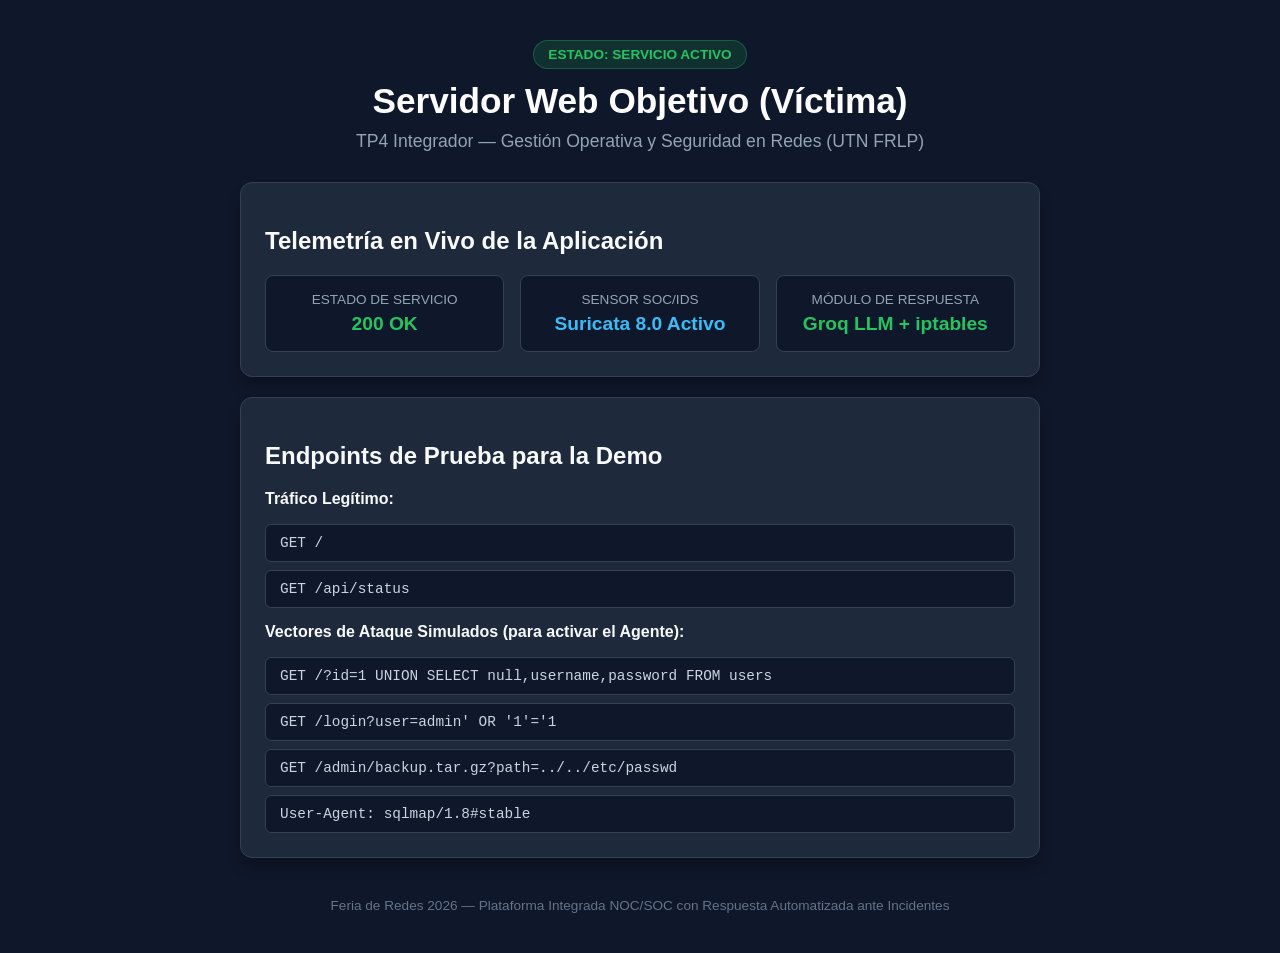
<file: lab/web/index.html>
<!DOCTYPE html>
<html lang="es">
<head>
    <meta charset="UTF-8">
    <meta name="viewport" content="width=device-width, initial-scale=1.0">
    <title>Portal Web Institucional — UTN FRLP GOYS</title>
    <style>
        :root {
            --bg-color: #0f172a;
            --card-bg: #1e293b;
            --text-color: #f8fafc;
            --accent-green: #22c55e;
            --accent-blue: #38bdf8;
            --accent-red: #ef4444;
            --border-color: #334155;
        }
        body {
            font-family: -apple-system, BlinkMacSystemFont, "Segoe UI", Roboto, Helvetica, Arial, sans-serif;
            background-color: var(--bg-color);
            color: var(--text-color);
            margin: 0;
            padding: 40px 20px;
            display: flex;
            flex-direction: column;
            align-items: center;
        }
        .container {
            max-width: 800px;
            width: 100%;
        }
        .header {
            text-align: center;
            margin-bottom: 30px;
        }
        .badge {
            background-color: rgba(34, 197, 94, 0.15);
            color: var(--accent-green);
            padding: 6px 14px;
            border-radius: 9999px;
            font-size: 0.85rem;
            font-weight: 600;
            display: inline-block;
            margin-bottom: 12px;
            border: 1px solid rgba(34, 197, 94, 0.3);
        }
        h1 {
            margin: 0 0 10px 0;
            font-size: 2.2rem;
            color: #ffffff;
        }
        p.subtitle {
            color: #94a3b8;
            margin: 0;
            font-size: 1.1rem;
        }
        .card {
            background-color: var(--card-bg);
            border: 1px solid var(--border-color);
            border-radius: 12px;
            padding: 24px;
            margin-bottom: 20px;
            box-shadow: 0 10px 15px -3px rgba(0, 0, 0, 0.3);
        }
        .status-grid {
            display: grid;
            grid-template-columns: repeat(auto-fit, minmax(200px, 1fr));
            gap: 16px;
            margin-top: 15px;
        }
        .status-item {
            background: #0f172a;
            padding: 16px;
            border-radius: 8px;
            border: 1px solid var(--border-color);
            text-align: center;
        }
        .status-item .label {
            font-size: 0.85rem;
            color: #94a3b8;
            margin-bottom: 6px;
        }
        .status-item .value {
            font-size: 1.2rem;
            font-weight: bold;
            color: var(--accent-blue);
        }
        .status-item.ok .value {
            color: var(--accent-green);
        }
        .endpoints code {
            display: block;
            background: #0f172a;
            padding: 10px 14px;
            border-radius: 6px;
            color: #cbd5e1;
            font-family: monospace;
            margin-top: 8px;
            font-size: 0.9rem;
            border: 1px solid var(--border-color);
        }
        footer {
            margin-top: 40px;
            text-align: center;
            color: #64748b;
            font-size: 0.85rem;
        }
    </style>
</head>
<body>
    <div class="container">
        <div class="header">
            <span class="badge">ESTADO: SERVICIO ACTIVO</span>
            <h1>Servidor Web Objetivo (Víctima)</h1>
            <p class="subtitle">TP4 Integrador — Gestión Operativa y Seguridad en Redes (UTN FRLP)</p>
        </div>

        <div class="card">
            <h2>Telemetría en Vivo de la Aplicación</h2>
            <div class="status-grid">
                <div class="status-item ok">
                    <div class="label">ESTADO DE SERVICIO</div>
                    <div class="value">200 OK</div>
                </div>
                <div class="status-item">
                    <div class="label">SENSOR SOC/IDS</div>
                    <div class="value">Suricata 8.0 Activo</div>
                </div>
                <div class="status-item ok">
                    <div class="label">MÓDULO DE RESPUESTA</div>
                    <div class="value">Groq LLM + iptables</div>
                </div>
            </div>
        </div>

        <div class="card">
            <h2>Endpoints de Prueba para la Demo</h2>
            <div class="endpoints">
                <p><strong>Tráfico Legítimo:</strong></p>
                <code>GET /</code>
                <code>GET /api/status</code>
                <p style="margin-top: 15px;"><strong>Vectores de Ataque Simulados (para activar el Agente):</strong></p>
                <code>GET /?id=1 UNION SELECT null,username,password FROM users</code>
                <code>GET /login?user=admin' OR '1'='1</code>
                <code>GET /admin/backup.tar.gz?path=../../etc/passwd</code>
                <code>User-Agent: sqlmap/1.8#stable</code>
            </div>
        </div>

        <footer>
            Feria de Redes 2026 — Plataforma Integrada NOC/SOC con Respuesta Automatizada ante Incidentes
        </footer>
    </div>
</body>
</html>
</file>
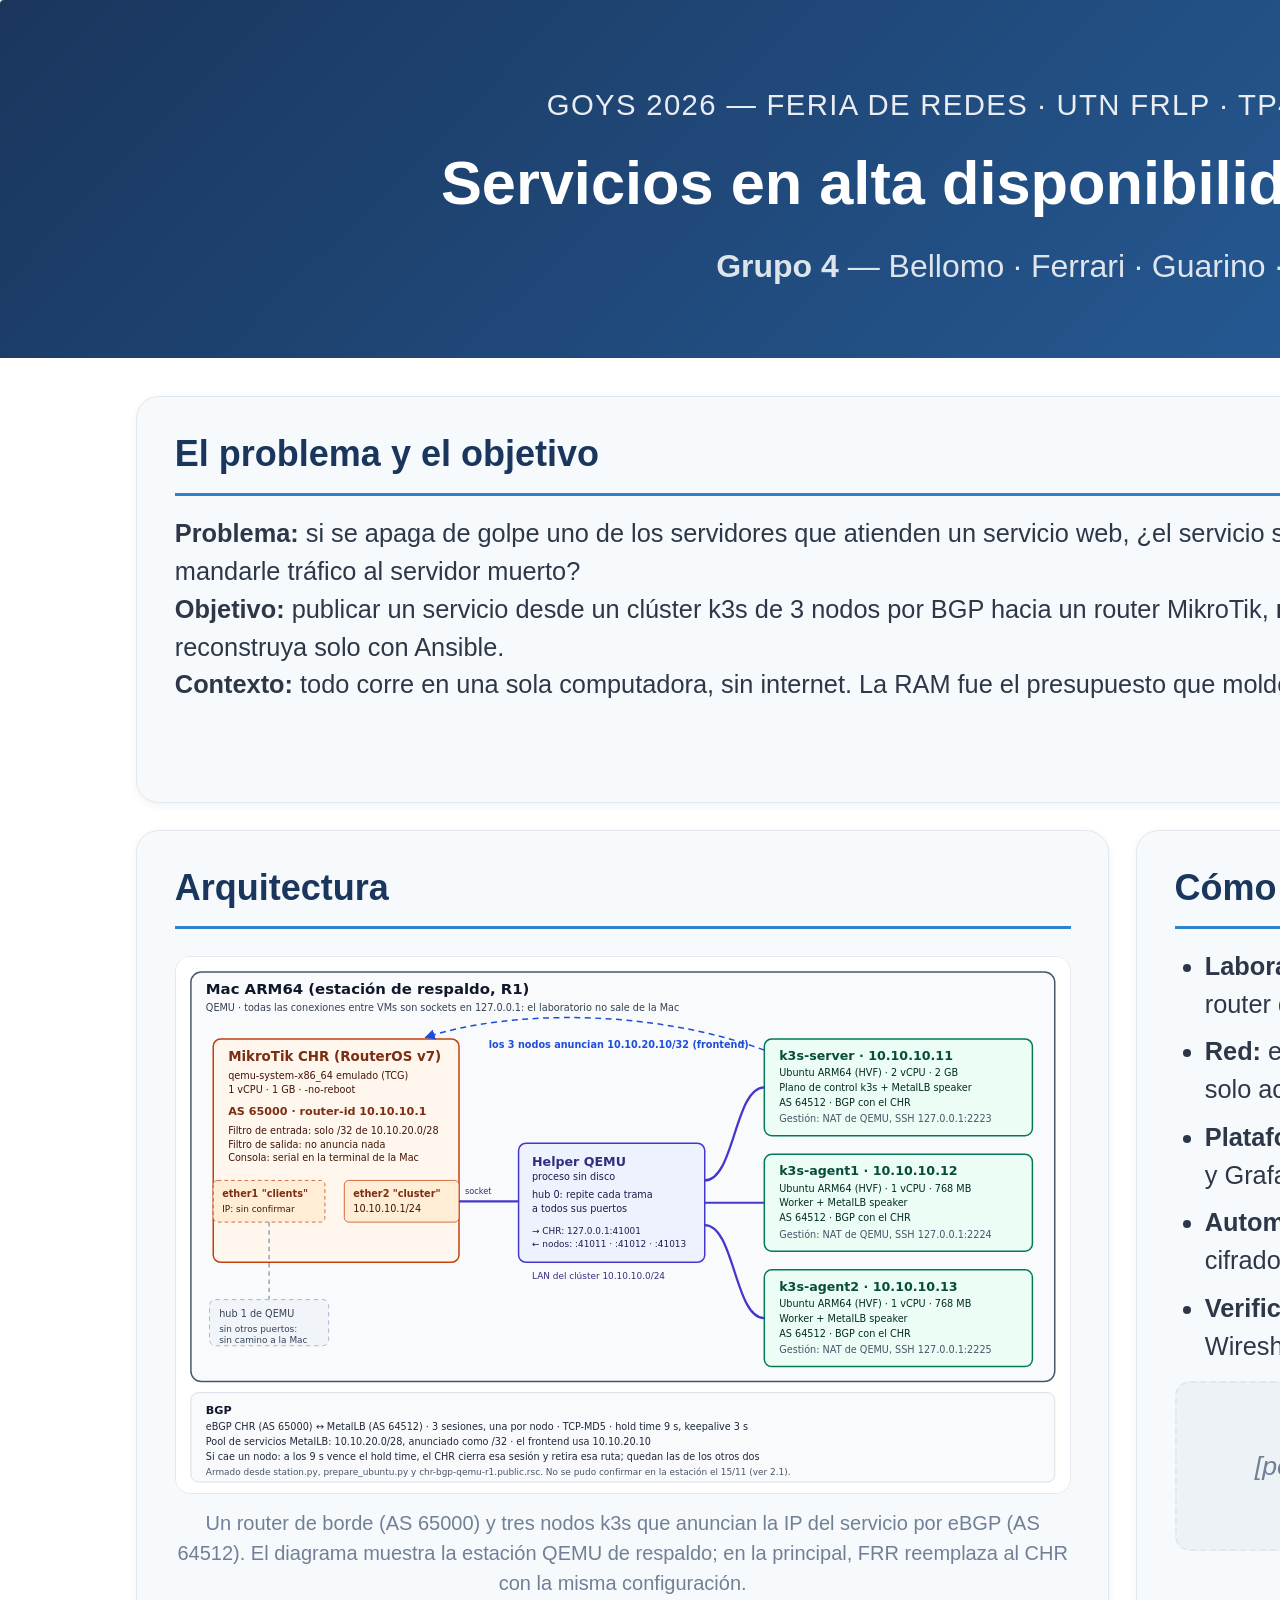
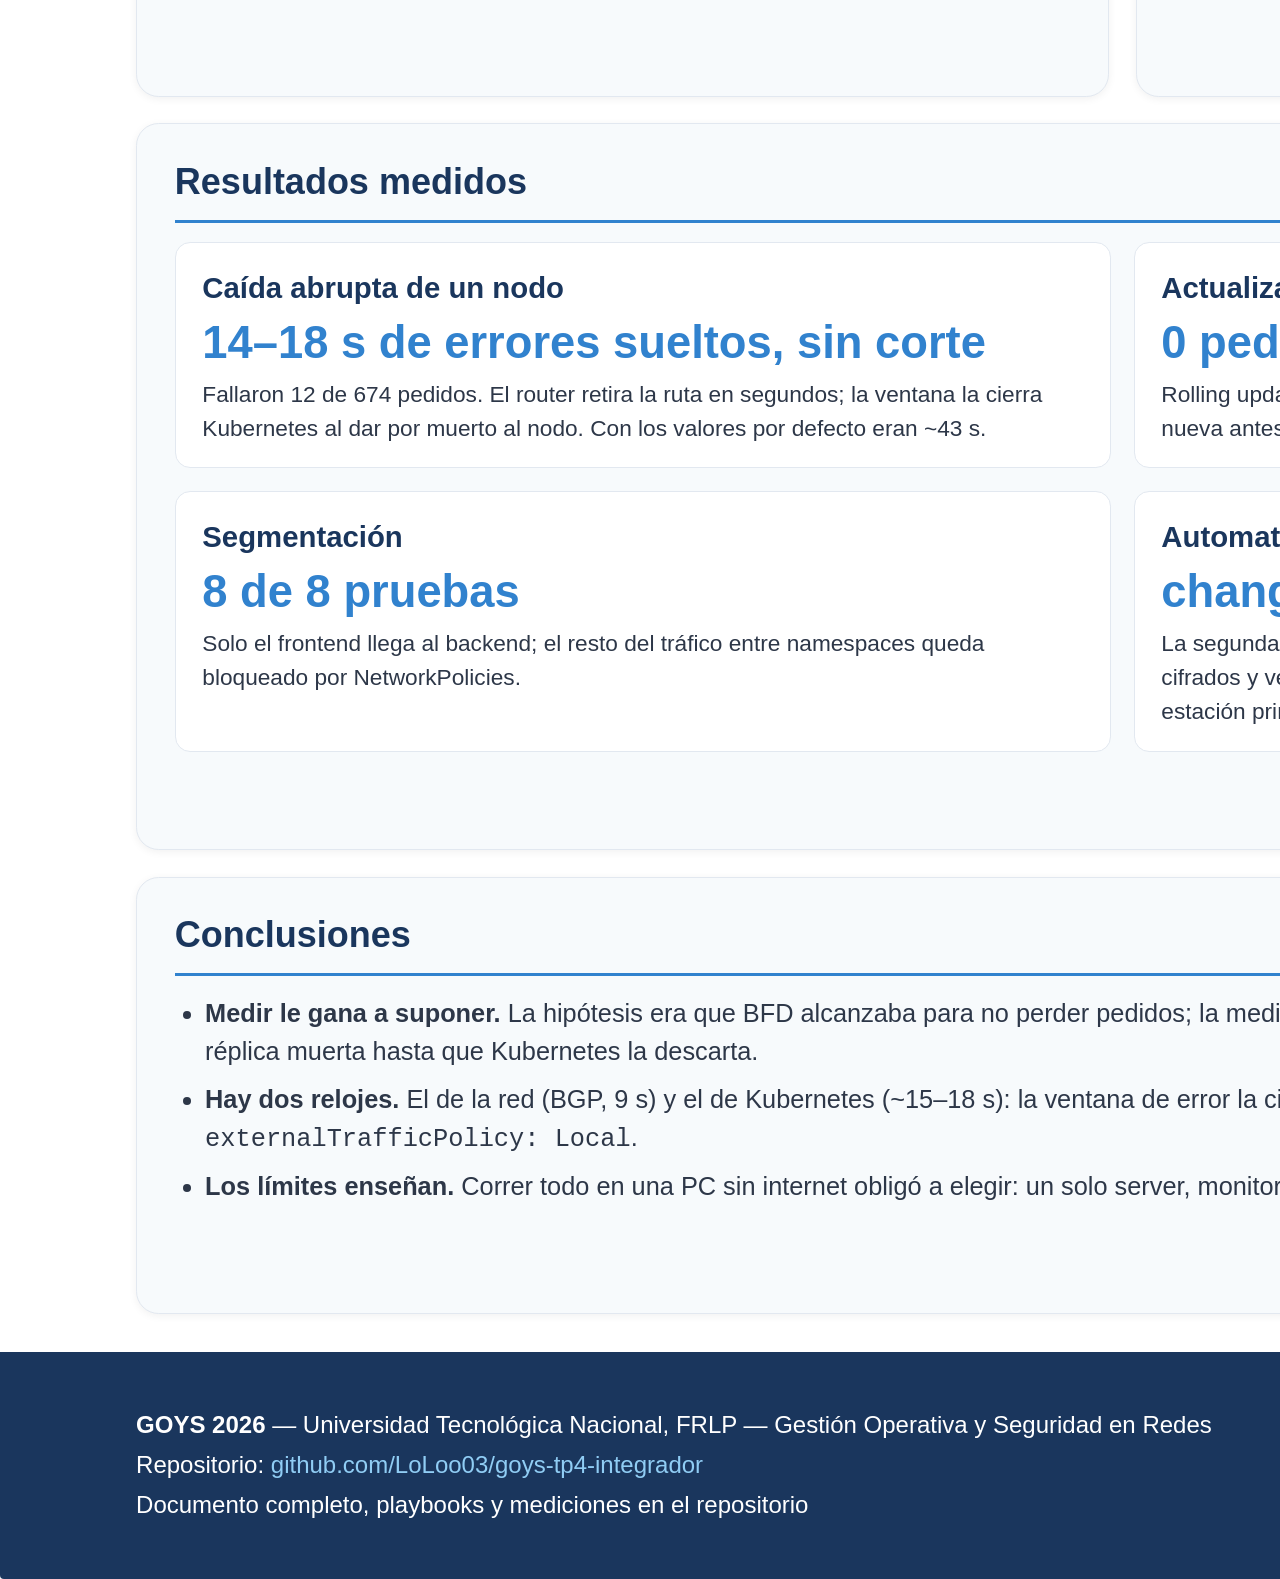
<file: poster/poster-a1.html>
<!DOCTYPE html>
<!--
  Editable del póster A1. El PDF (poster-a1.pdf) es 100 % vectorial en A4: en la imprenta se amplía a A1 (283 %) sin pérdida.
  Para regenerarlo: en una copia temporal, agregar dentro de @media print las reglas
    @page { size: A4 portrait; margin: 0; }  .poster { zoom: 0.3531; }
    .header { background: var(--primary); }  .poster, .section, .result-item { box-shadow: none !important; }
  (el gradiente y las sombras rasterizan el PDF) y correr:
    msedge --headless --disable-gpu --no-pdf-header-footer --print-to-pdf=poster-a1.pdf <copia.html>
  Pendiente: captura de Grafana con un nodo caído.
-->
<html lang="es">
<head>
  <meta charset="UTF-8">
  <meta name="viewport" content="width=device-width, initial-scale=1.0">
  <title>Póster A1 — TP4 Grupo 4 — GOYS 2026</title>
  <style>
    *, *::before, *::after { margin: 0; padding: 0; box-sizing: border-box; }

    :root {
      --primary: #1a365d;
      --primary-light: #2b6cb0;
      --accent: #3182ce;
      --bg-section: #f7fafc;
      --bg-card: #ffffff;
      --text: #2d3748;
      --text-light: #718096;
      --border: #e2e8f0;
      --shadow: 0 2px 8px rgba(0,0,0,0.06);
    }

    body {
      font-family: -apple-system, BlinkMacSystemFont, 'Segoe UI', Roboto, Oxygen, Ubuntu, Cantarell, 'Helvetica Neue', Arial, sans-serif;
      color: var(--text);
      line-height: 1.5;
    }

    @page {
      size: A1 portrait;
      margin: 0;
    }

    @media print {
      body { margin: 0; padding: 0; }
      .poster { box-shadow: none; border-radius: 0; }
      .placeholder { border: 1px dashed var(--border); background: #fdfdfd; }
    }

    .poster {
      width: 594mm;
      height: 841mm;
      display: grid;
      grid-template-rows: auto 1fr auto;
      overflow: hidden;
      background: #ffffff;
      box-shadow: 0 4px 24px rgba(0,0,0,0.1);
      border-radius: 4px;
    }

    /* ── HEADER ── */
    .header {
      background: linear-gradient(135deg, var(--primary) 0%, var(--primary-light) 100%);
      color: #ffffff;
      padding: 22mm 36mm 18mm;
      text-align: center;
    }

    .header h1 {
      font-size: 22pt;
      font-weight: 400;
      letter-spacing: 1pt;
      text-transform: uppercase;
      margin-bottom: 5mm;
      opacity: 0.9;
    }

    .header h2 {
      font-size: 46pt;
      font-weight: 700;
      line-height: 1.2;
      margin-bottom: 6mm;
    }

    .header .group-info {
      font-size: 24pt;
      font-weight: 300;
      opacity: 0.85;
    }

    .header .group-info strong {
      font-weight: 600;
      opacity: 1;
    }

    /* ── CONTENT GRID ── */
    .content {
      display: grid;
      grid-template-columns: 1fr 1fr;
      gap: 7mm;
      padding: 10mm 36mm;
    }

    .section {
      background: var(--bg-section);
      border-radius: 6mm;
      padding: 8mm 10mm;
      box-shadow: var(--shadow);
      border: 1px solid var(--border);
    }

    .section h3 {
      font-size: 27pt;
      font-weight: 700;
      color: var(--primary);
      margin-bottom: 5mm;
      padding-bottom: 3mm;
      border-bottom: 3px solid var(--accent);
    }

    .section p {
      font-size: 19pt;
      line-height: 1.5;
      color: var(--text);
    }

    .section ul {
      font-size: 19pt;
      padding-left: 8mm;
      margin-top: 3mm;
    }

    .section ul li {
      margin-bottom: 2.5mm;
    }

    .section-full { grid-column: 1 / -1; }
    .intro { grid-column: 1 / -1; }
    .diagram { grid-column: 1 / 2; }
    .methodology { grid-column: 2 / 3; }
    .results { grid-column: 1 / -1; }
    .conclusions { grid-column: 1 / -1; }

    .diagram svg {
      width: 100%;
      height: auto;
      border-radius: 4mm;
      border: 1px solid var(--border);
      background: #ffffff;
      margin-top: 2mm;
    }

    .diagram .caption {
      font-size: 15pt;
      color: var(--text-light);
      margin-top: 2mm;
      text-align: center;
    }

    /* ── PLACEHOLDERS ── */
    .placeholder {
      background: #edf2f7;
      border: 2px dashed var(--border);
      border-radius: 4mm;
      display: flex;
      align-items: center;
      justify-content: center;
      min-height: 60mm;
      font-size: 20pt;
      color: var(--text-light);
      text-align: center;
      padding: 6mm;
      margin-top: 4mm;
    }

    .placeholder-sm { min-height: 45mm; }
    .placeholder-label { font-style: italic; }

    /* ── RESULTS ── */
    .results-grid {
      display: grid;
      grid-template-columns: 1fr 1fr;
      gap: 6mm;
      margin-top: 4mm;
    }

    .result-item {
      background: var(--bg-card);
      border-radius: 4mm;
      padding: 6mm 7mm;
      border: 1px solid var(--border);
    }

    .result-item h4 {
      font-size: 22pt;
      color: var(--primary);
      margin-bottom: 2mm;
    }

    .result-item .big {
      font-size: 34pt;
      font-weight: 700;
      color: var(--accent);
      line-height: 1.15;
    }

    .result-item p {
      font-size: 17pt;
      margin-top: 2mm;
    }

    /* ── FOOTER ── */
    .footer {
      background: var(--primary);
      color: #ffffff;
      padding: 9mm 36mm;
      display: flex;
      align-items: center;
      justify-content: space-between;
      font-size: 18pt;
    }

    .footer .qr-placeholder {
      width: 42mm;
      height: 42mm;
      background: #ffffff;
      border-radius: 3mm;
      display: flex;
      align-items: center;
      justify-content: center;
      font-size: 10pt;
      color: var(--text-light);
      text-align: center;
      padding: 2mm;
      flex-shrink: 0;
    }

    .footer .qr-placeholder svg { width: 100%; height: 100%; display: block; }

    .footer .info {
      display: flex;
      flex-direction: column;
      gap: 1mm;
    }

    .footer .info a { color: #90cdf4; text-decoration: none; }

    /* ── RESPONSIVE (vista en pantalla) ── */
    @media screen and (max-width: 1200px) {
      body { padding: 12px; }
      .poster { width: 100%; height: auto; min-height: 900px; }
      .header { padding: 24px 28px 18px; }
      .header h1 { font-size: 14px; }
      .header h2 { font-size: 28px; }
      .header .group-info { font-size: 16px; }
      .content { padding: 12px 20px; gap: 12px; grid-template-columns: 1fr; }
      .content .section { grid-column: 1 !important; }
      .section h3 { font-size: 18px; }
      .section p, .section ul { font-size: 14px; }
      .placeholder { min-height: 60px; font-size: 14px; }
      .results-grid { grid-template-columns: 1fr; }
      .result-item h4 { font-size: 15px; }
      .result-item .big { font-size: 22px; }
      .result-item p { font-size: 13px; }
      .diagram .caption { font-size: 12px; }
      .footer { padding: 12px 20px; font-size: 12px; flex-wrap: wrap; gap: 12px; }
      .footer .qr-placeholder { width: 60px; height: 60px; }
    }
  </style>
</head>
<body>
  <div class="poster">
    <!-- ══════════ HEADER ══════════ -->
    <div class="header">
      <h1>GOYS 2026 — Feria de Redes · UTN FRLP · TP4 Proyecto Integrador</h1>
      <h2>Servicios en alta disponibilidad con k3s y BGP</h2>
      <p class="group-info">
        <strong>Grupo 4</strong> &mdash;
        Bellomo &middot; Ferrari &middot; Guarino &middot; Kloster &middot; Siadore
      </p>
    </div>

    <!-- ══════════ CONTENT ══════════ -->
    <div class="content">
      <!-- Introducción / Objetivos -->
      <div class="section intro">
        <h3>El problema y el objetivo</h3>
        <p>
          <strong>Problema:</strong> si se apaga de golpe uno de los servidores que atienden un servicio web,
          ¿el servicio sigue? ¿Cuántos pedidos se pierden, y quién decide dejar de mandarle tráfico al servidor muerto?
        </p>
        <p>
          <strong>Objetivo:</strong> publicar un servicio desde un clúster k3s de 3 nodos por BGP hacia un router MikroTik,
          <strong>medir</strong> qué pasa ante cada falla, y que todo el laboratorio se reconstruya solo con Ansible.
        </p>
        <p>
          <strong>Contexto:</strong> todo corre en una sola computadora, sin internet. La RAM fue el presupuesto que moldeó cada decisión.
        </p>
      </div>

      <!-- Diagrama -->
      <div class="section diagram">
        <h3>Arquitectura</h3>
        <svg xmlns="http://www.w3.org/2000/svg"  viewBox="0 0 1200 720" font-family="DejaVu Sans, Arial, sans-serif">
  <title>Topología de la estación QEMU — TP4 Grupo 4</title>
  <desc>Un MikroTik CHR emulado y tres nodos k3s Ubuntu ARM64 unidos por un hub de QEMU dentro de la Mac de la estación, con eBGP entre el CHR (AS 65000) y MetalLB (AS 64512).</desc>
  <defs>
    <marker id="flecha" viewBox="0 0 10 10" refX="9" refY="5" markerWidth="7" markerHeight="7" orient="auto-start-reverse">
      <path d="M0,0 L10,5 L0,10 z" fill="#1d4ed8"/>
    </marker>
  </defs>
  <rect width="1200" height="720" fill="#ffffff"/>

  <!-- Mac -->
  <rect x="20" y="20" width="1160" height="550" rx="14" fill="#f8fafc" stroke="#475569" stroke-width="2"/>
  <text x="40" y="50" font-size="20" font-weight="bold" fill="#0f172a">Mac ARM64 (estación de respaldo, R1)</text>
  <text x="40" y="72" font-size="13" fill="#334155">QEMU · todas las conexiones entre VMs son sockets en 127.0.0.1: el laboratorio no sale de la Mac</text>

  <!-- CHR -->
  <rect x="50" y="110" width="330" height="300" rx="10" fill="#fff7ed" stroke="#c2410c" stroke-width="2"/>
  <text x="70" y="140" font-size="18" font-weight="bold" fill="#7c2d12">MikroTik CHR (RouterOS v7)</text>
  <text x="70" y="164" font-size="13" fill="#431407">qemu-system-x86_64 emulado (TCG)</text>
  <text x="70" y="182" font-size="13" fill="#431407">1 vCPU · 1 GB · -no-reboot</text>
  <text x="70" y="212" font-size="15" font-weight="bold" fill="#7c2d12">AS 65000 · router-id 10.10.10.1</text>
  <text x="70" y="238" font-size="13" fill="#431407">Filtro de entrada: solo /32 de 10.10.20.0/28</text>
  <text x="70" y="256" font-size="13" fill="#431407">Filtro de salida: no anuncia nada</text>
  <text x="70" y="274" font-size="13" fill="#431407">Consola: serial en la terminal de la Mac</text>
  <!-- ether2 -->
  <rect x="226" y="300" width="154" height="56" rx="6" fill="#ffedd5" stroke="#c2410c"/>
  <text x="238" y="322" font-size="13" font-weight="bold" fill="#7c2d12">ether2 "cluster"</text>
  <text x="238" y="342" font-size="13" fill="#431407">10.10.10.1/24</text>
  <!-- ether1 -->
  <rect x="50" y="300" width="150" height="56" rx="6" fill="#ffedd5" stroke="#c2410c" stroke-dasharray="5 4"/>
  <text x="62" y="322" font-size="13" font-weight="bold" fill="#7c2d12">ether1 "clients"</text>
  <text x="62" y="342" font-size="12" fill="#431407">IP: sin confirmar</text>
  <!-- hub 1 vacío -->
  <line x1="125" y1="356" x2="125" y2="460" stroke="#94a3b8" stroke-width="2" stroke-dasharray="6 5"/>
  <rect x="45" y="460" width="160" height="62" rx="8" fill="#f1f5f9" stroke="#94a3b8" stroke-dasharray="6 5"/>
  <text x="58" y="484" font-size="13" fill="#334155">hub 1 de QEMU</text>
  <text x="58" y="503" font-size="12" fill="#334155">sin otros puertos:</text>
  <text x="58" y="518" font-size="12" fill="#334155">sin camino a la Mac</text>

  <!-- Hub auxiliar -->
  <rect x="460" y="250" width="250" height="160" rx="10" fill="#eef2ff" stroke="#4338ca" stroke-width="2"/>
  <text x="478" y="280" font-size="17" font-weight="bold" fill="#312e81">Helper QEMU</text>
  <text x="478" y="300" font-size="13" fill="#1e1b4b">proceso sin disco</text>
  <text x="478" y="324" font-size="13" fill="#1e1b4b">hub 0: repite cada trama</text>
  <text x="478" y="342" font-size="13" fill="#1e1b4b">a todos sus puertos</text>
  <text x="478" y="372" font-size="12" fill="#1e1b4b">→ CHR: 127.0.0.1:41001</text>
  <text x="478" y="390" font-size="12" fill="#1e1b4b">← nodos: :41011 · :41012 · :41013</text>
  <line x1="380" y1="328" x2="460" y2="328" stroke="#4338ca" stroke-width="3"/>
  <text x="388" y="318" font-size="11" fill="#312e81">socket</text>

  <!-- Nodos -->
  <g font-size="13">
    <rect x="790" y="110" width="360" height="130" rx="10" fill="#ecfdf5" stroke="#047857" stroke-width="2"/>
    <text x="810" y="138" font-size="17" font-weight="bold" fill="#064e3b">k3s-server · 10.10.10.11</text>
    <text x="810" y="160" fill="#022c22">Ubuntu ARM64 (HVF) · 2 vCPU · 2 GB</text>
    <text x="810" y="180" fill="#022c22">Plano de control k3s + MetalLB speaker</text>
    <text x="810" y="200" fill="#022c22">AS 64512 · BGP con el CHR</text>
    <text x="810" y="222" fill="#475569">Gestión: NAT de QEMU, SSH 127.0.0.1:2223</text>

    <rect x="790" y="265" width="360" height="130" rx="10" fill="#ecfdf5" stroke="#047857" stroke-width="2"/>
    <text x="810" y="293" font-size="17" font-weight="bold" fill="#064e3b">k3s-agent1 · 10.10.10.12</text>
    <text x="810" y="315" fill="#022c22">Ubuntu ARM64 (HVF) · 1 vCPU · 768 MB</text>
    <text x="810" y="335" fill="#022c22">Worker + MetalLB speaker</text>
    <text x="810" y="355" fill="#022c22">AS 64512 · BGP con el CHR</text>
    <text x="810" y="377" fill="#475569">Gestión: NAT de QEMU, SSH 127.0.0.1:2224</text>

    <rect x="790" y="420" width="360" height="130" rx="10" fill="#ecfdf5" stroke="#047857" stroke-width="2"/>
    <text x="810" y="448" font-size="17" font-weight="bold" fill="#064e3b">k3s-agent2 · 10.10.10.13</text>
    <text x="810" y="470" fill="#022c22">Ubuntu ARM64 (HVF) · 1 vCPU · 768 MB</text>
    <text x="810" y="490" fill="#022c22">Worker + MetalLB speaker</text>
    <text x="810" y="510" fill="#022c22">AS 64512 · BGP con el CHR</text>
    <text x="810" y="532" fill="#475569">Gestión: NAT de QEMU, SSH 127.0.0.1:2225</text>
  </g>
  <g stroke="#4338ca" stroke-width="3" fill="none">
    <path d="M710 300 C 750 300, 750 175, 790 175"/>
    <path d="M710 330 L 790 330"/>
    <path d="M710 360 C 750 360, 750 485, 790 485"/>
  </g>
  <text x="478" y="432" font-size="12" fill="#312e81">LAN del clúster 10.10.10.0/24</text>

  <!-- BGP -->
  <g stroke="#1d4ed8" stroke-width="2" stroke-dasharray="8 6" fill="none" marker-end="url(#flecha)">
    <path d="M790 125 C 640 70, 450 70, 335 108"/>
  </g>
  <text x="420" y="122" font-size="13" font-weight="bold" fill="#1d4ed8">los 3 nodos anuncian 10.10.20.10/32 (frontend)</text>

  <!-- Leyenda -->
  <rect x="20" y="585" width="1160" height="120" rx="10" fill="#f8fafc" stroke="#cbd5e1"/>
  <text x="40" y="613" font-size="15" font-weight="bold" fill="#0f172a">BGP</text>
  <text x="40" y="635" font-size="13" fill="#1e293b">eBGP CHR (AS 65000) ↔ MetalLB (AS 64512) · 3 sesiones, una por nodo · TCP-MD5 · hold time 9 s, keepalive 3 s</text>
  <text x="40" y="655" font-size="13" fill="#1e293b">Pool de servicios MetalLB: 10.10.20.0/28, anunciado como /32 · el frontend usa 10.10.20.10</text>
  <text x="40" y="675" font-size="13" fill="#1e293b">Si cae un nodo: a los 9 s vence el hold time, el CHR cierra esa sesión y retira esa ruta; quedan las de los otros dos</text>
  <text x="40" y="695" font-size="12" fill="#475569">Armado desde station.py, prepare_ubuntu.py y chr-bgp-qemu-r1.public.rsc. No se pudo confirmar en la estación el 15/11 (ver 2.1).</text>
</svg>

        <p class="caption">Un router de borde (AS 65000) y tres nodos k3s que anuncian la IP del servicio por eBGP (AS 64512). El diagrama muestra la estación QEMU de respaldo; en la principal, FRR reemplaza al CHR con la misma configuración.</p>
      </div>

      <!-- Metodología -->
      <div class="section methodology">
        <h3>Cómo lo hicimos</h3>
        <ul>
          <li><strong>Laboratorio:</strong> réplica con contenedores en una Mac — k3s y FRR como router de borde; de respaldo, QEMU con 3 VMs Ubuntu y un MikroTik CHR.</li>
          <li><strong>Red:</strong> eBGP con autenticación MD5 entre MetalLB y el router de borde, que solo acepta /32 del pool de servicios.</li>
          <li><strong>Plataforma:</strong> k3s, MetalLB, NetworkPolicies entre namespaces, Prometheus y Grafana.</li>
          <li><strong>Automatización:</strong> Ansible idempotente, secretos en un vault cifrado, backups cifrados del router y del clúster.</li>
          <li><strong>Verificación:</strong> un pedido cada 0,2 s durante cada falla, capturas de Wireshark y pruebas de segmentación automatizadas.</li>
        </ul>
        <div class="placeholder placeholder-sm">
          <div class="placeholder-label">[pendiente: captura del tablero de Grafana con un nodo caído]</div>
        </div>
      </div>

      <!-- Resultados -->
      <div class="section results">
        <h3>Resultados medidos</h3>
        <div class="results-grid">
          <div class="result-item">
            <h4>Caída abrupta de un nodo</h4>
            <div class="big">14–18 s de errores sueltos, sin corte</div>
            <p>Fallaron 12 de 674 pedidos. El router retira la ruta en segundos; la ventana la cierra Kubernetes al dar por muerto al nodo. Con los valores por defecto eran ~43 s.</p>
          </div>
          <div class="result-item">
            <h4>Actualización y vuelta atrás</h4>
            <div class="big">0 pedidos perdidos</div>
            <p>Rolling update a v2 y rollback a v1 en ~3 s cada uno: Kubernetes levanta la réplica nueva antes de bajar la vieja.</p>
          </div>
          <div class="result-item">
            <h4>Segmentación</h4>
            <div class="big">8 de 8 pruebas</div>
            <p>Solo el frontend llega al backend; el resto del tráfico entre namespaces queda bloqueado por NetworkPolicies.</p>
          </div>
          <div class="result-item">
            <h4>Automatización y backups</h4>
            <div class="big">changed=0 · backups cifrados</div>
            <p>La segunda corrida de Ansible no cambia nada (medido en la réplica). Backups cifrados y verificados del router y de k3s; la restauración del frontend se valida en la estación principal.</p>
          </div>
        </div>
      </div>

      <!-- Conclusiones -->
      <div class="section conclusions">
        <h3>Conclusiones</h3>
        <ul>
          <li><strong>Medir le gana a suponer.</strong> La hipótesis era que BFD alcanzaba para no perder pedidos; la medición mostró que no: los nodos sanos siguen mandando tráfico a la réplica muerta hasta que Kubernetes la descarta.</li>
          <li><strong>Hay dos relojes.</strong> El de la red (BGP, 9 s) y el de Kubernetes (~15–18 s): la ventana de error la cierra el más lento. Para llegar a 0 hacen falta BFD <em>y</em> <code>externalTrafficPolicy: Local</code>.</li>
          <li><strong>Los límites enseñan.</strong> Correr todo en una PC sin internet obligó a elegir: un solo server, monitoreo con límites ajustados y todo reproducible desde el repositorio.</li>
        </ul>
      </div>
    </div>

    <!-- ══════════ FOOTER ══════════ -->
    <div class="footer">
      <div class="info">
        <span><strong>GOYS 2026</strong> — Universidad Tecnológica Nacional, FRLP — Gestión Operativa y Seguridad en Redes</span>
        <span>Repositorio: <a href="https://github.com/LoLoo03/goys-tp4-integrador">github.com/LoLoo03/goys-tp4-integrador</a></span>
        <span>Documento completo, playbooks y mediciones en el repositorio</span>
      </div>
      <div class="qr-placeholder">
        <svg class="qr" viewBox="0 0 41 41" xmlns="http://www.w3.org/2000/svg" shape-rendering="crispEdges" role="img" aria-label="Código QR al repositorio"><rect width="41" height="41" fill="#ffffff"/><g fill="#000000"><rect x="4" y="4" width="7" height="1"/><rect x="15" y="4" width="5" height="1"/><rect x="21" y="4" width="2" height="1"/><rect x="24" y="4" width="1" height="1"/><rect x="27" y="4" width="1" height="1"/><rect x="30" y="4" width="7" height="1"/><rect x="4" y="5" width="1" height="1"/><rect x="10" y="5" width="1" height="1"/><rect x="12" y="5" width="1" height="1"/><rect x="14" y="5" width="1" height="1"/><rect x="16" y="5" width="3" height="1"/><rect x="20" y="5" width="1" height="1"/><rect x="22" y="5" width="1" height="1"/><rect x="27" y="5" width="2" height="1"/><rect x="30" y="5" width="1" height="1"/><rect x="36" y="5" width="1" height="1"/><rect x="4" y="6" width="1" height="1"/><rect x="6" y="6" width="3" height="1"/><rect x="10" y="6" width="1" height="1"/><rect x="12" y="6" width="5" height="1"/><rect x="19" y="6" width="1" height="1"/><rect x="22" y="6" width="1" height="1"/><rect x="24" y="6" width="1" height="1"/><rect x="28" y="6" width="1" height="1"/><rect x="30" y="6" width="1" height="1"/><rect x="32" y="6" width="3" height="1"/><rect x="36" y="6" width="1" height="1"/><rect x="4" y="7" width="1" height="1"/><rect x="6" y="7" width="3" height="1"/><rect x="10" y="7" width="1" height="1"/><rect x="13" y="7" width="1" height="1"/><rect x="16" y="7" width="1" height="1"/><rect x="18" y="7" width="2" height="1"/><rect x="21" y="7" width="1" height="1"/><rect x="23" y="7" width="1" height="1"/><rect x="26" y="7" width="1" height="1"/><rect x="28" y="7" width="1" height="1"/><rect x="30" y="7" width="1" height="1"/><rect x="32" y="7" width="3" height="1"/><rect x="36" y="7" width="1" height="1"/><rect x="4" y="8" width="1" height="1"/><rect x="6" y="8" width="3" height="1"/><rect x="10" y="8" width="1" height="1"/><rect x="14" y="8" width="4" height="1"/><rect x="22" y="8" width="2" height="1"/><rect x="28" y="8" width="1" height="1"/><rect x="30" y="8" width="1" height="1"/><rect x="32" y="8" width="3" height="1"/><rect x="36" y="8" width="1" height="1"/><rect x="4" y="9" width="1" height="1"/><rect x="10" y="9" width="1" height="1"/><rect x="17" y="9" width="2" height="1"/><rect x="20" y="9" width="1" height="1"/><rect x="22" y="9" width="2" height="1"/><rect x="25" y="9" width="2" height="1"/><rect x="28" y="9" width="1" height="1"/><rect x="30" y="9" width="1" height="1"/><rect x="36" y="9" width="1" height="1"/><rect x="4" y="10" width="7" height="1"/><rect x="12" y="10" width="1" height="1"/><rect x="14" y="10" width="1" height="1"/><rect x="16" y="10" width="1" height="1"/><rect x="18" y="10" width="1" height="1"/><rect x="20" y="10" width="1" height="1"/><rect x="22" y="10" width="1" height="1"/><rect x="24" y="10" width="1" height="1"/><rect x="26" y="10" width="1" height="1"/><rect x="28" y="10" width="1" height="1"/><rect x="30" y="10" width="7" height="1"/><rect x="13" y="11" width="1" height="1"/><rect x="18" y="11" width="1" height="1"/><rect x="20" y="11" width="2" height="1"/><rect x="27" y="11" width="2" height="1"/><rect x="5" y="12" width="3" height="1"/><rect x="9" y="12" width="2" height="1"/><rect x="13" y="12" width="2" height="1"/><rect x="18" y="12" width="2" height="1"/><rect x="21" y="12" width="3" height="1"/><rect x="25" y="12" width="4" height="1"/><rect x="34" y="12" width="2" height="1"/><rect x="4" y="13" width="1" height="1"/><rect x="7" y="13" width="1" height="1"/><rect x="14" y="13" width="2" height="1"/><rect x="17" y="13" width="1" height="1"/><rect x="20" y="13" width="1" height="1"/><rect x="22" y="13" width="3" height="1"/><rect x="27" y="13" width="1" height="1"/><rect x="30" y="13" width="2" height="1"/><rect x="33" y="13" width="4" height="1"/><rect x="4" y="14" width="10" height="1"/><rect x="15" y="14" width="1" height="1"/><rect x="24" y="14" width="4" height="1"/><rect x="30" y="14" width="4" height="1"/><rect x="36" y="14" width="1" height="1"/><rect x="7" y="15" width="1" height="1"/><rect x="12" y="15" width="1" height="1"/><rect x="15" y="15" width="1" height="1"/><rect x="18" y="15" width="1" height="1"/><rect x="23" y="15" width="2" height="1"/><rect x="26" y="15" width="1" height="1"/><rect x="30" y="15" width="2" height="1"/><rect x="33" y="15" width="1" height="1"/><rect x="35" y="15" width="1" height="1"/><rect x="4" y="16" width="2" height="1"/><rect x="7" y="16" width="1" height="1"/><rect x="10" y="16" width="5" height="1"/><rect x="16" y="16" width="5" height="1"/><rect x="22" y="16" width="2" height="1"/><rect x="26" y="16" width="3" height="1"/><rect x="32" y="16" width="2" height="1"/><rect x="4" y="17" width="2" height="1"/><rect x="8" y="17" width="2" height="1"/><rect x="11" y="17" width="1" height="1"/><rect x="13" y="17" width="2" height="1"/><rect x="18" y="17" width="1" height="1"/><rect x="21" y="17" width="1" height="1"/><rect x="23" y="17" width="1" height="1"/><rect x="25" y="17" width="2" height="1"/><rect x="31" y="17" width="1" height="1"/><rect x="33" y="17" width="1" height="1"/><rect x="35" y="17" width="1" height="1"/><rect x="5" y="18" width="2" height="1"/><rect x="8" y="18" width="3" height="1"/><rect x="13" y="18" width="1" height="1"/><rect x="15" y="18" width="3" height="1"/><rect x="19" y="18" width="2" height="1"/><rect x="23" y="18" width="3" height="1"/><rect x="30" y="18" width="5" height="1"/><rect x="5" y="19" width="1" height="1"/><rect x="7" y="19" width="1" height="1"/><rect x="9" y="19" width="1" height="1"/><rect x="15" y="19" width="1" height="1"/><rect x="18" y="19" width="3" height="1"/><rect x="25" y="19" width="1" height="1"/><rect x="29" y="19" width="4" height="1"/><rect x="34" y="19" width="1" height="1"/><rect x="4" y="20" width="1" height="1"/><rect x="6" y="20" width="1" height="1"/><rect x="8" y="20" width="1" height="1"/><rect x="10" y="20" width="2" height="1"/><rect x="14" y="20" width="1" height="1"/><rect x="19" y="20" width="1" height="1"/><rect x="21" y="20" width="2" height="1"/><rect x="24" y="20" width="4" height="1"/><rect x="29" y="20" width="2" height="1"/><rect x="32" y="20" width="3" height="1"/><rect x="4" y="21" width="2" height="1"/><rect x="7" y="21" width="1" height="1"/><rect x="12" y="21" width="2" height="1"/><rect x="15" y="21" width="2" height="1"/><rect x="21" y="21" width="1" height="1"/><rect x="23" y="21" width="2" height="1"/><rect x="26" y="21" width="5" height="1"/><rect x="32" y="21" width="2" height="1"/><rect x="36" y="21" width="1" height="1"/><rect x="4" y="22" width="1" height="1"/><rect x="8" y="22" width="3" height="1"/><rect x="12" y="22" width="2" height="1"/><rect x="15" y="22" width="2" height="1"/><rect x="18" y="22" width="5" height="1"/><rect x="24" y="22" width="3" height="1"/><rect x="28" y="22" width="5" height="1"/><rect x="34" y="22" width="1" height="1"/><rect x="4" y="23" width="1" height="1"/><rect x="6" y="23" width="2" height="1"/><rect x="9" y="23" width="1" height="1"/><rect x="12" y="23" width="2" height="1"/><rect x="16" y="23" width="1" height="1"/><rect x="20" y="23" width="1" height="1"/><rect x="22" y="23" width="2" height="1"/><rect x="27" y="23" width="4" height="1"/><rect x="32" y="23" width="1" height="1"/><rect x="35" y="23" width="1" height="1"/><rect x="4" y="24" width="1" height="1"/><rect x="8" y="24" width="4" height="1"/><rect x="13" y="24" width="6" height="1"/><rect x="25" y="24" width="1" height="1"/><rect x="28" y="24" width="1" height="1"/><rect x="31" y="24" width="1" height="1"/><rect x="33" y="24" width="2" height="1"/><rect x="36" y="24" width="1" height="1"/><rect x="4" y="25" width="1" height="1"/><rect x="6" y="25" width="2" height="1"/><rect x="11" y="25" width="1" height="1"/><rect x="15" y="25" width="4" height="1"/><rect x="22" y="25" width="4" height="1"/><rect x="27" y="25" width="4" height="1"/><rect x="33" y="25" width="1" height="1"/><rect x="36" y="25" width="1" height="1"/><rect x="6" y="26" width="2" height="1"/><rect x="10" y="26" width="2" height="1"/><rect x="13" y="26" width="1" height="1"/><rect x="15" y="26" width="1" height="1"/><rect x="18" y="26" width="1" height="1"/><rect x="20" y="26" width="2" height="1"/><rect x="24" y="26" width="2" height="1"/><rect x="27" y="26" width="1" height="1"/><rect x="29" y="26" width="4" height="1"/><rect x="34" y="26" width="3" height="1"/><rect x="5" y="27" width="1" height="1"/><rect x="7" y="27" width="1" height="1"/><rect x="9" y="27" width="1" height="1"/><rect x="13" y="27" width="1" height="1"/><rect x="19" y="27" width="3" height="1"/><rect x="30" y="27" width="2" height="1"/><rect x="33" y="27" width="1" height="1"/><rect x="35" y="27" width="2" height="1"/><rect x="4" y="28" width="1" height="1"/><rect x="8" y="28" width="1" height="1"/><rect x="10" y="28" width="1" height="1"/><rect x="14" y="28" width="1" height="1"/><rect x="18" y="28" width="2" height="1"/><rect x="21" y="28" width="2" height="1"/><rect x="26" y="28" width="1" height="1"/><rect x="28" y="28" width="5" height="1"/><rect x="35" y="28" width="2" height="1"/><rect x="12" y="29" width="2" height="1"/><rect x="18" y="29" width="1" height="1"/><rect x="23" y="29" width="2" height="1"/><rect x="28" y="29" width="1" height="1"/><rect x="32" y="29" width="2" height="1"/><rect x="4" y="30" width="7" height="1"/><rect x="13" y="30" width="1" height="1"/><rect x="17" y="30" width="2" height="1"/><rect x="20" y="30" width="1" height="1"/><rect x="23" y="30" width="2" height="1"/><rect x="27" y="30" width="2" height="1"/><rect x="30" y="30" width="1" height="1"/><rect x="32" y="30" width="1" height="1"/><rect x="4" y="31" width="1" height="1"/><rect x="10" y="31" width="1" height="1"/><rect x="12" y="31" width="3" height="1"/><rect x="16" y="31" width="1" height="1"/><rect x="18" y="31" width="2" height="1"/><rect x="21" y="31" width="2" height="1"/><rect x="24" y="31" width="5" height="1"/><rect x="32" y="31" width="5" height="1"/><rect x="4" y="32" width="1" height="1"/><rect x="6" y="32" width="3" height="1"/><rect x="10" y="32" width="1" height="1"/><rect x="15" y="32" width="1" height="1"/><rect x="18" y="32" width="6" height="1"/><rect x="25" y="32" width="8" height="1"/><rect x="34" y="32" width="2" height="1"/><rect x="4" y="33" width="1" height="1"/><rect x="6" y="33" width="3" height="1"/><rect x="10" y="33" width="1" height="1"/><rect x="12" y="33" width="1" height="1"/><rect x="15" y="33" width="2" height="1"/><rect x="20" y="33" width="1" height="1"/><rect x="22" y="33" width="1" height="1"/><rect x="24" y="33" width="4" height="1"/><rect x="31" y="33" width="1" height="1"/><rect x="33" y="33" width="1" height="1"/><rect x="35" y="33" width="2" height="1"/><rect x="4" y="34" width="1" height="1"/><rect x="6" y="34" width="3" height="1"/><rect x="10" y="34" width="1" height="1"/><rect x="12" y="34" width="2" height="1"/><rect x="15" y="34" width="2" height="1"/><rect x="19" y="34" width="1" height="1"/><rect x="21" y="34" width="1" height="1"/><rect x="24" y="34" width="1" height="1"/><rect x="26" y="34" width="1" height="1"/><rect x="30" y="34" width="2" height="1"/><rect x="33" y="34" width="1" height="1"/><rect x="4" y="35" width="1" height="1"/><rect x="10" y="35" width="1" height="1"/><rect x="12" y="35" width="1" height="1"/><rect x="17" y="35" width="2" height="1"/><rect x="22" y="35" width="2" height="1"/><rect x="26" y="35" width="1" height="1"/><rect x="28" y="35" width="5" height="1"/><rect x="36" y="35" width="1" height="1"/><rect x="4" y="36" width="7" height="1"/><rect x="13" y="36" width="1" height="1"/><rect x="17" y="36" width="1" height="1"/><rect x="19" y="36" width="2" height="1"/><rect x="23" y="36" width="1" height="1"/><rect x="25" y="36" width="1" height="1"/><rect x="27" y="36" width="1" height="1"/><rect x="29" y="36" width="1" height="1"/><rect x="32" y="36" width="1" height="1"/><rect x="34" y="36" width="1" height="1"/></g></svg>
      </div>
    </div>
  </div>
</body>
</html>
</file>
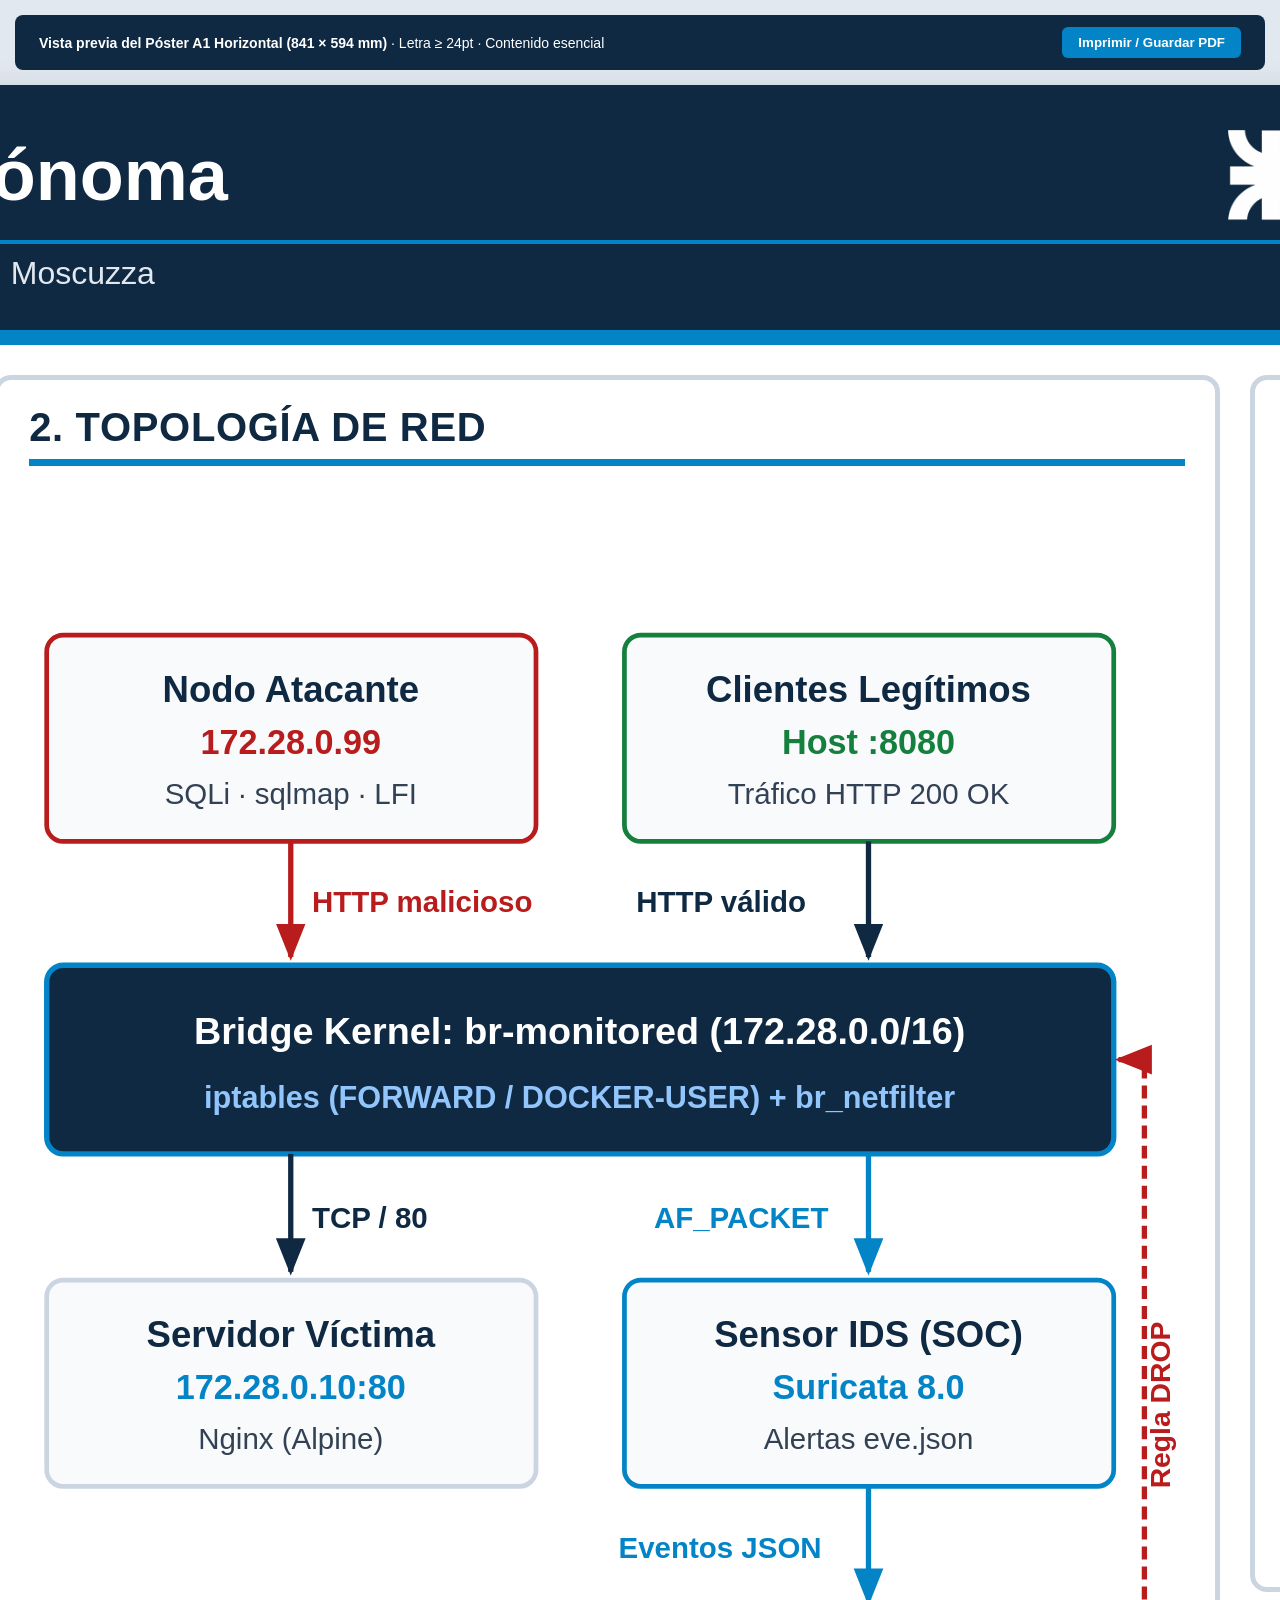
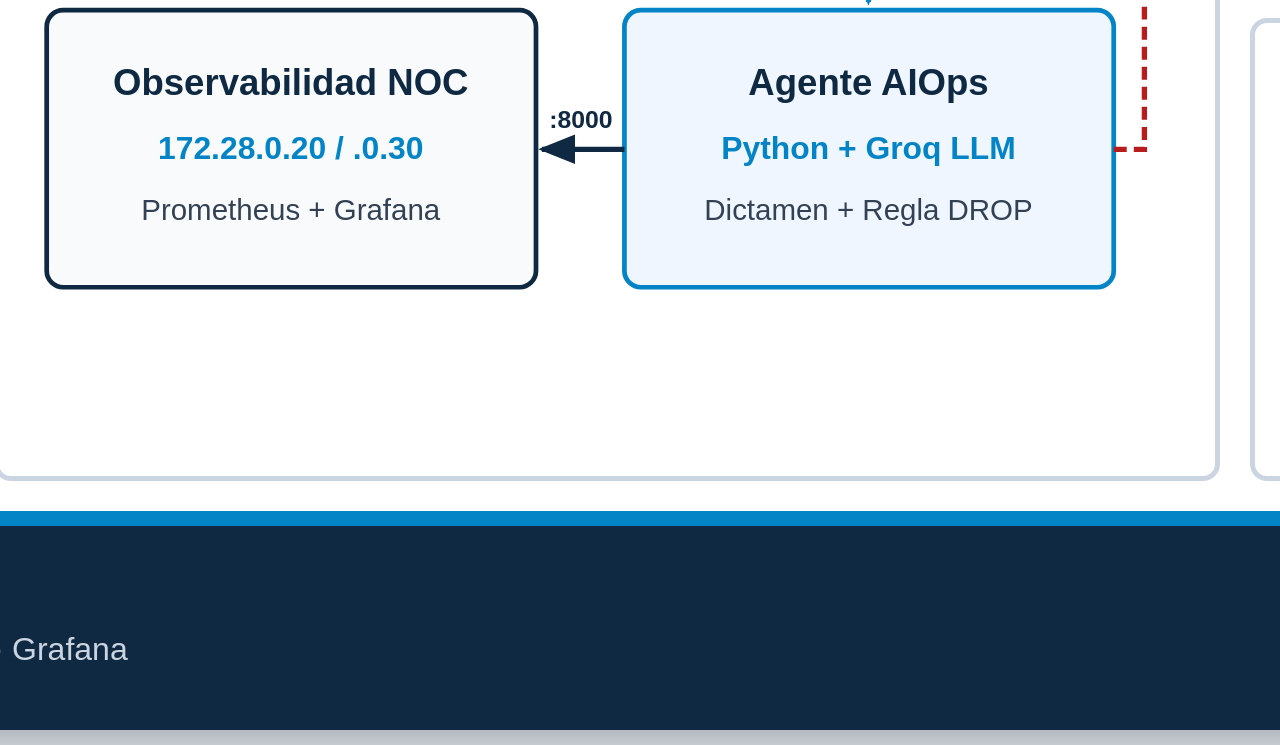
<file: poster/poster-template.html>
<!DOCTYPE html>
<html lang="es">
<head>
  <meta charset="UTF-8">
  <meta name="viewport" content="width=device-width, initial-scale=1.0">
  <title>Póster A1 Horizontal — Plataforma NOC/SOC Autónoma (GOYS 2026)</title>
  <style>
    *, *::before, *::after { margin: 0; padding: 0; box-sizing: border-box; }

    /* Paleta de 3 colores:
       1. Azul Oscuro UTN: #0f2942
       2. Azul Acento: #0284c7
       3. Neutro Claro: #ffffff / #f8fafc
       Tipografía única: sans-serif del sistema
    */
    :root {
      --c-primary: #0f2942;
      --c-accent: #0284c7;
      --c-neutral: #f8fafc;
      --c-card: #ffffff;
      --c-border: #cbd5e1;
    }

    body {
      font-family: -apple-system, BlinkMacSystemFont, "Segoe UI", Roboto, "Helvetica Neue", Arial, sans-serif;
      color: var(--c-primary);
      background: #e2e8f0;
      display: flex;
      flex-direction: column;
      align-items: center;
      padding: 15px;
    }

    /* Contenedor exacto A1 horizontal (841 x 594 mm) */
    .poster {
      width: 841mm;
      height: 594mm;
      max-height: 594mm;
      background: #ffffff;
      box-shadow: 0 15px 35px rgba(0,0,0,0.25);
      display: flex;
      flex-direction: column;
      justify-content: space-between;
      overflow: hidden;
      position: relative;
    }

    @page {
      size: A1 landscape;
      margin: 0;
    }

    @media print {
      body { padding: 0; background: none; }
      .poster { box-shadow: none; width: 841mm; height: 594mm; }
      .no-print { display: none !important; }
    }

    .preview-bar {
      width: 100%;
      max-width: 1400px;
      background: var(--c-primary);
      color: #ffffff;
      padding: 12px 24px;
      border-radius: 8px;
      margin-bottom: 15px;
      display: flex;
      justify-content: space-between;
      align-items: center;
      font-size: 14px;
    }

    .preview-bar .btn {
      background: var(--c-accent);
      color: #ffffff;
      border: none;
      padding: 8px 16px;
      border-radius: 6px;
      font-weight: 600;
      cursor: pointer;
    }

    /* ── 1. ENCABEZADO HORIZONTAL ── */
    .header {
      background: var(--c-primary);
      color: #ffffff;
      padding: 12mm 20mm 10mm;
      border-bottom: 4mm solid var(--c-accent);
    }

    .header-title-row {
      display: flex;
      justify-content: space-between;
      align-items: center;
      gap: 16mm;
      margin-bottom: 5mm;
    }

    .header h1 {
      font-size: 54pt;
      font-weight: 800;
      line-height: 1.08;
      color: #ffffff;
    }

    .header-logo {
      height: 24mm;
      width: auto;
      display: block;
      flex-shrink: 0;
    }

    .header-meta {
      border-top: 1.2mm solid var(--c-accent);
      padding-top: 3mm;
      display: flex;
      justify-content: space-between;
      align-items: center;
      font-size: 24pt;
      color: #e2e8f0;
      gap: 10mm;
    }

    .header-meta strong { color: #ffffff; }

    /* ── 2. CUERPO PRINCIPAL (3 Columnas horizontales) ── */
    .content {
      padding: 8mm 18mm;
      display: grid;
      grid-template-columns: 1.02fr 1.48fr 1.1fr;
      gap: 8mm;
      flex: 1;
      align-content: stretch;
    }

    .col {
      display: flex;
      flex-direction: column;
      gap: 7mm;
    }

    .section-card {
      background: var(--c-card);
      border: 1.5mm solid var(--c-border);
      border-radius: 4.5mm;
      padding: 6.5mm 8mm;
      display: flex;
      flex-direction: column;
      gap: 4mm;
    }

    .section-card.grow {
      flex: 1;
    }

    .section-card h3 {
      font-size: 30pt;
      font-weight: 800;
      color: var(--c-primary);
      border-bottom: 2mm solid var(--c-accent);
      padding-bottom: 2.5mm;
      text-transform: uppercase;
      letter-spacing: 0.5pt;
    }

    .section-card ul,
    .section-card ol {
      font-size: 25pt;
      line-height: 1.44;
      padding-left: 9mm;
      color: var(--c-primary);
    }

    .section-card li {
      margin-bottom: 5mm;
    }

    .section-card li:last-child {
      margin-bottom: 0;
    }

    code {
      font-family: "Liberation Mono", "Courier New", monospace;
      font-size: 22.5pt;
      background: #e0f2fe;
      color: #0369a1;
      padding: 0.8mm 2.5mm;
      border-radius: 2mm;
    }

    /* ── TOPOLOGÍA SVG ── */
    .topo-wrap {
      flex: 1;
      display: flex;
      align-items: center;
      justify-content: center;
    }

    .topo-wrap svg {
      width: 100%;
      height: 100%;
      display: block;
    }

    /* ── TABLA DE RESULTADOS ── */
    .results-table {
      width: 100%;
      border-collapse: collapse;
      font-size: 24pt;
    }

    .results-table th,
    .results-table td {
      border: 1.2mm solid var(--c-border);
      padding: 5.5mm 4.5mm;
      text-align: left;
      line-height: 1.25;
    }

    .results-table th {
      background: var(--c-primary);
      color: #ffffff;
      font-weight: 800;
    }

    .results-table tr:nth-child(even) td {
      background: var(--c-neutral);
    }

    .badge-ok { font-weight: 800; color: #15803d; }
    .badge-drop { font-weight: 800; color: #b91c1c; }

    /* ── KPI HIGHLIGHTS ── */
    .kpi-row {
      display: grid;
      grid-template-columns: repeat(3, 1fr);
      gap: 4mm;
      margin-top: auto;
    }

    .kpi-box {
      background: var(--c-neutral);
      border: 1.2mm solid var(--c-border);
      border-radius: 3.5mm;
      padding: 6mm 2.5mm;
      text-align: center;
      display: flex;
      flex-direction: column;
      justify-content: center;
    }

    .kpi-box .val {
      font-size: 38pt;
      font-weight: 900;
      color: var(--c-primary);
      line-height: 1.1;
    }

    .kpi-box .lbl {
      font-size: 24pt;
      font-weight: 700;
      color: var(--c-accent);
      margin-top: 1.5mm;
      text-transform: uppercase;
    }

    /* ── 3. PIE DE PÁGINA (QR solo abajo) ── */
    .footer {
      background: var(--c-primary);
      color: #ffffff;
      padding: 7mm 20mm;
      display: flex;
      justify-content: space-between;
      align-items: center;
      border-top: 4mm solid var(--c-accent);
    }

    .footer-info {
      font-size: 24pt;
      line-height: 1.35;
      color: #cbd5e1;
    }

    .footer-info strong { color: #ffffff; }

    .footer-qr-container {
      background: #ffffff;
      padding: 3mm;
      border-radius: 3.5mm;
      display: flex;
      align-items: center;
      justify-content: center;
    }

    .footer-qr-container img {
      width: 34mm;
      height: 34mm;
      display: block;
    }
  </style>
</head>
<body>

  <div class="preview-bar no-print">
    <div>
      <strong>Vista previa del Póster A1 Horizontal (841 × 594 mm)</strong> &middot; Letra &ge; 24pt &middot; Contenido esencial
    </div>
    <button class="btn" onclick="window.print()">Imprimir / Guardar PDF</button>
  </div>

  <div class="poster">

    <!-- ══════════ ENCABEZADO ══════════ -->
    <header class="header">
      <div class="header-title-row">
        <h1>Plataforma NOC/SOC Autónoma</h1>
        <img src="img/logo-horizontal-blanco.png" alt="Logo UTN La Plata" class="header-logo">
      </div>

      <div class="header-meta">
        <div>
          <strong>Grupo 10:</strong> D. Alvite &middot; R. Capre &middot; E. Di Grappa &middot; B. Elizalde &middot; V. Moscuzza
        </div>
        <div>
          <strong>Docentes:</strong> O. Falabella &middot; E. Rodriguez
        </div>
      </div>
    </header>

    <!-- ══════════ CUERPO PRINCIPAL (3 COLUMNAS HORIZONTALES) ══════════ -->
    <main class="content">

      <!-- COLUMNA 1: PROBLEMA Y FLUJO -->
      <div class="col">
        <section class="section-card">
          <h3>1. Problema y Objetivo</h3>
          <ul>
            <li><strong>Problema:</strong> NOC y SOC aislados; respuesta manual lenta.</li>
            <li><strong>Objetivo:</strong> Detectar, clasificar y bloquear ataques en <strong>&lt; 1 s</strong> sin cortar clientes válidos.</li>
          </ul>
        </section>

        <section class="section-card grow">
          <h3>3. Flujo Automatizado</h3>
          <ol>
            <li><strong>Captura:</strong> Suricata analiza <code>br-monitored</code> con <code>local.rules</code>.</li>
            <li><strong>Análisis IA:</strong> Groq (<code>qwen/qwen3.8-27b</code>) devuelve JSON.</li>
            <li><strong>Contingencia:</strong> Fallback heurístico offline si no hay internet.</li>
            <li><strong>Contención:</strong> <code>iptables</code> aplica <code>DROP</code> (con whitelist).</li>
            <li><strong>NOC en Vivo:</strong> Prometheus y Grafana actualizan cada <code>2s</code>.</li>
          </ol>
        </section>
      </div>

      <!-- COLUMNA 2: TOPOLOGÍA DE RED (SVG NITIDO) -->
      <div class="col">
        <section class="section-card grow">
          <h3>2. Topología de Red</h3>
          <div class="topo-wrap">
            <svg viewBox="0 0 980 1100" xmlns="http://www.w3.org/2000/svg" font-family="Arial, Liberation Sans, sans-serif">
              <defs>
                <marker id="arr-dark" viewBox="0 0 10 10" refX="9" refY="5" markerWidth="7" markerHeight="7" orient="auto-start-reverse">
                  <path d="M 0 1 L 10 5 L 0 9 z" fill="#0f2942"/>
                </marker>
                <marker id="arr-blue" viewBox="0 0 10 10" refX="9" refY="5" markerWidth="7" markerHeight="7" orient="auto-start-reverse">
                  <path d="M 0 1 L 10 5 L 0 9 z" fill="#0284c7"/>
                </marker>
                <marker id="arr-red" viewBox="0 0 10 10" refX="9" refY="5" markerWidth="7" markerHeight="7" orient="auto-start-reverse">
                  <path d="M 0 1 L 10 5 L 0 9 z" fill="#b91c1c"/>
                </marker>
              </defs>

              <!-- Fila 1: Atacante y Clientes -->
              <rect x="15" y="15" width="415" height="175" rx="14" fill="#f8fafc" stroke="#b91c1c" stroke-width="4"/>
              <text x="222" y="72" text-anchor="middle" font-size="31" font-weight="bold" fill="#0f2942">Nodo Atacante</text>
              <text x="222" y="116" text-anchor="middle" font-size="29" font-weight="bold" fill="#b91c1c">172.28.0.99</text>
              <text x="222" y="158" text-anchor="middle" font-size="25" fill="#334155">SQLi · sqlmap · LFI</text>

              <rect x="505" y="15" width="415" height="175" rx="14" fill="#f8fafc" stroke="#15803d" stroke-width="4"/>
              <text x="712" y="72" text-anchor="middle" font-size="31" font-weight="bold" fill="#0f2942">Clientes Legítimos</text>
              <text x="712" y="116" text-anchor="middle" font-size="29" font-weight="bold" fill="#15803d">Host :8080</text>
              <text x="712" y="158" text-anchor="middle" font-size="25" fill="#334155">Tráfico HTTP 200 OK</text>

              <!-- Flechas hacia Bridge -->
              <line x1="222" y1="190" x2="222" y2="288" stroke="#b91c1c" stroke-width="4.5" marker-end="url(#arr-red)"/>
              <text x="240" y="250" font-size="25" font-weight="bold" fill="#b91c1c">HTTP malicioso</text>

              <line x1="712" y1="190" x2="712" y2="288" stroke="#0f2942" stroke-width="4.5" marker-end="url(#arr-dark)"/>
              <text x="515" y="250" font-size="25" font-weight="bold" fill="#0f2942">HTTP válido</text>

              <!-- Fila 2: Bridge Kernel -->
              <rect x="15" y="295" width="905" height="160" rx="14" fill="#0f2942" stroke="#0284c7" stroke-width="4.5"/>
              <text x="467" y="362" text-anchor="middle" font-size="32" font-weight="bold" fill="#ffffff">Bridge Kernel: br-monitored (172.28.0.0/16)</text>
              <text x="467" y="416" text-anchor="middle" font-size="26" font-weight="bold" fill="#93c5fd">iptables (FORWARD / DOCKER-USER) + br_netfilter</text>

              <!-- Flechas hacia Víctima y Suricata -->
              <line x1="222" y1="455" x2="222" y2="555" stroke="#0f2942" stroke-width="4.5" marker-end="url(#arr-dark)"/>
              <text x="240" y="518" font-size="25" font-weight="bold" fill="#0f2942">TCP / 80</text>

              <line x1="712" y1="455" x2="712" y2="555" stroke="#0284c7" stroke-width="4.5" marker-end="url(#arr-blue)"/>
              <text x="530" y="518" font-size="25" font-weight="bold" fill="#0284c7">AF_PACKET</text>

              <!-- Fila 3: Víctima y Suricata -->
              <rect x="15" y="562" width="415" height="175" rx="14" fill="#f8fafc" stroke="#cbd5e1" stroke-width="4"/>
              <text x="222" y="619" text-anchor="middle" font-size="31" font-weight="bold" fill="#0f2942">Servidor Víctima</text>
              <text x="222" y="663" text-anchor="middle" font-size="29" font-weight="bold" fill="#0284c7">172.28.0.10:80</text>
              <text x="222" y="705" text-anchor="middle" font-size="25" fill="#334155">Nginx (Alpine)</text>

              <rect x="505" y="562" width="415" height="175" rx="14" fill="#f8fafc" stroke="#0284c7" stroke-width="4"/>
              <text x="712" y="619" text-anchor="middle" font-size="31" font-weight="bold" fill="#0f2942">Sensor IDS (SOC)</text>
              <text x="712" y="663" text-anchor="middle" font-size="29" font-weight="bold" fill="#0284c7">Suricata 8.0</text>
              <text x="712" y="705" text-anchor="middle" font-size="25" fill="#334155">Alertas eve.json</text>

              <!-- Flecha Suricata -> Agente -->
              <line x1="712" y1="737" x2="712" y2="835" stroke="#0284c7" stroke-width="4.5" marker-end="url(#arr-blue)"/>
              <text x="500" y="798" font-size="25" font-weight="bold" fill="#0284c7">Eventos JSON</text>

              <!-- Fila 4: NOC y Agente AIOps -->
              <rect x="15" y="842" width="415" height="235" rx="14" fill="#f8fafc" stroke="#0f2942" stroke-width="4"/>
              <text x="222" y="914" text-anchor="middle" font-size="31" font-weight="bold" fill="#0f2942">Observabilidad NOC</text>
              <text x="222" y="968" text-anchor="middle" font-size="27" font-weight="bold" fill="#0284c7">172.28.0.20 / .0.30</text>
              <text x="222" y="1020" text-anchor="middle" font-size="25" fill="#334155">Prometheus + Grafana</text>

              <rect x="505" y="842" width="415" height="235" rx="14" fill="#eff6ff" stroke="#0284c7" stroke-width="4"/>
              <text x="712" y="914" text-anchor="middle" font-size="31" font-weight="bold" fill="#0f2942">Agente AIOps</text>
              <text x="712" y="968" text-anchor="middle" font-size="27" font-weight="bold" fill="#0284c7">Python + Groq LLM</text>
              <text x="712" y="1020" text-anchor="middle" font-size="25" fill="#334155">Dictamen + Regla DROP</text>

              <!-- Flecha Agente -> NOC (Scrape 2s) -->
              <line x1="505" y1="960" x2="435" y2="960" stroke="#0f2942" stroke-width="4.5" marker-end="url(#arr-dark)"/>
              <text x="468" y="942" text-anchor="middle" font-size="21" font-weight="bold" fill="#0f2942">:8000</text>

              <!-- Feedback loop Agente -> Bridge (DROP) -->
              <path d="M 920 960 L 946 960 L 946 375 L 924 375" fill="none" stroke="#b91c1c" stroke-width="4.5" stroke-dasharray="11,6" marker-end="url(#arr-red)"/>
              <text x="968" y="668" text-anchor="middle" font-size="24" font-weight="bold" fill="#b91c1c" transform="rotate(-90 968 668)">Regla DROP</text>
            </svg>
          </div>
        </section>
      </div>

      <!-- COLUMNA 3: RESULTADOS Y CONCLUSIONES -->
      <div class="col">
        <section class="section-card grow">
          <h3>4. Resultados</h3>

          <table class="results-table">
            <thead>
              <tr>
                <th>Vector</th>
                <th>Firma</th>
                <th>Tiempo</th>
                <th>Acción</th>
              </tr>
            </thead>
            <tbody>
              <tr>
                <td>Tráfico Legítimo</td>
                <td>—</td>
                <td>2,1 ms</td>
                <td><span class="badge-ok">200 OK</span></td>
              </tr>
              <tr>
                <td>SQLi (UNION)</td>
                <td>SID 1000001</td>
                <td>886 ms</td>
                <td><span class="badge-drop">DROP</span></td>
              </tr>
              <tr>
                <td>Escáner (sqlmap)</td>
                <td>SID 1000003</td>
                <td>~750 ms</td>
                <td><span class="badge-drop">DROP</span></td>
              </tr>
              <tr>
                <td>Path Traversal</td>
                <td>SID 1000004</td>
                <td>~820 ms</td>
                <td><span class="badge-drop">DROP</span></td>
              </tr>
            </tbody>
          </table>

          <div class="kpi-row">
            <div class="kpi-box">
              <div class="val">100%</div>
              <div class="lbl">Servicio OK</div>
            </div>
            <div class="kpi-box">
              <div class="val">&lt; 1 s</div>
              <div class="lbl">Mitigación</div>
            </div>
            <div class="kpi-box">
              <div class="val">0 bps</div>
              <div class="lbl">Post-Ban</div>
            </div>
          </div>
        </section>

        <section class="section-card">
          <h3>5. Conclusiones</h3>
          <ul>
            <li><strong>NOC + SOC unificados:</strong> monitoreo y defensa en un solo flujo.</li>
            <li><strong>Cero impacto válido:</strong> bloqueo en kernel sin afectar <code>200 OK</code>.</li>
            <li><strong>Resiliencia offline:</strong> operación continua con heurística local.</li>
          </ul>
        </section>
      </div>

    </main>

    <!-- ══════════ PIE DE PÁGINA (Solo QR) ══════════ -->
    <footer class="footer">
      <div class="footer-info">
        <strong>Gestión Operativa y Seguridad en Redes</strong> &middot; UTN FRLP<br>
        Docker &middot; Suricata 8.0 &middot; Python &middot; Groq &middot; iptables &middot; Prometheus &middot; Grafana
      </div>

      <div class="footer-qr-container">
        <img src="repo-qr.svg" alt="Código QR al Repositorio">
      </div>
    </footer>

  </div>

</body>
</html>
</file>
